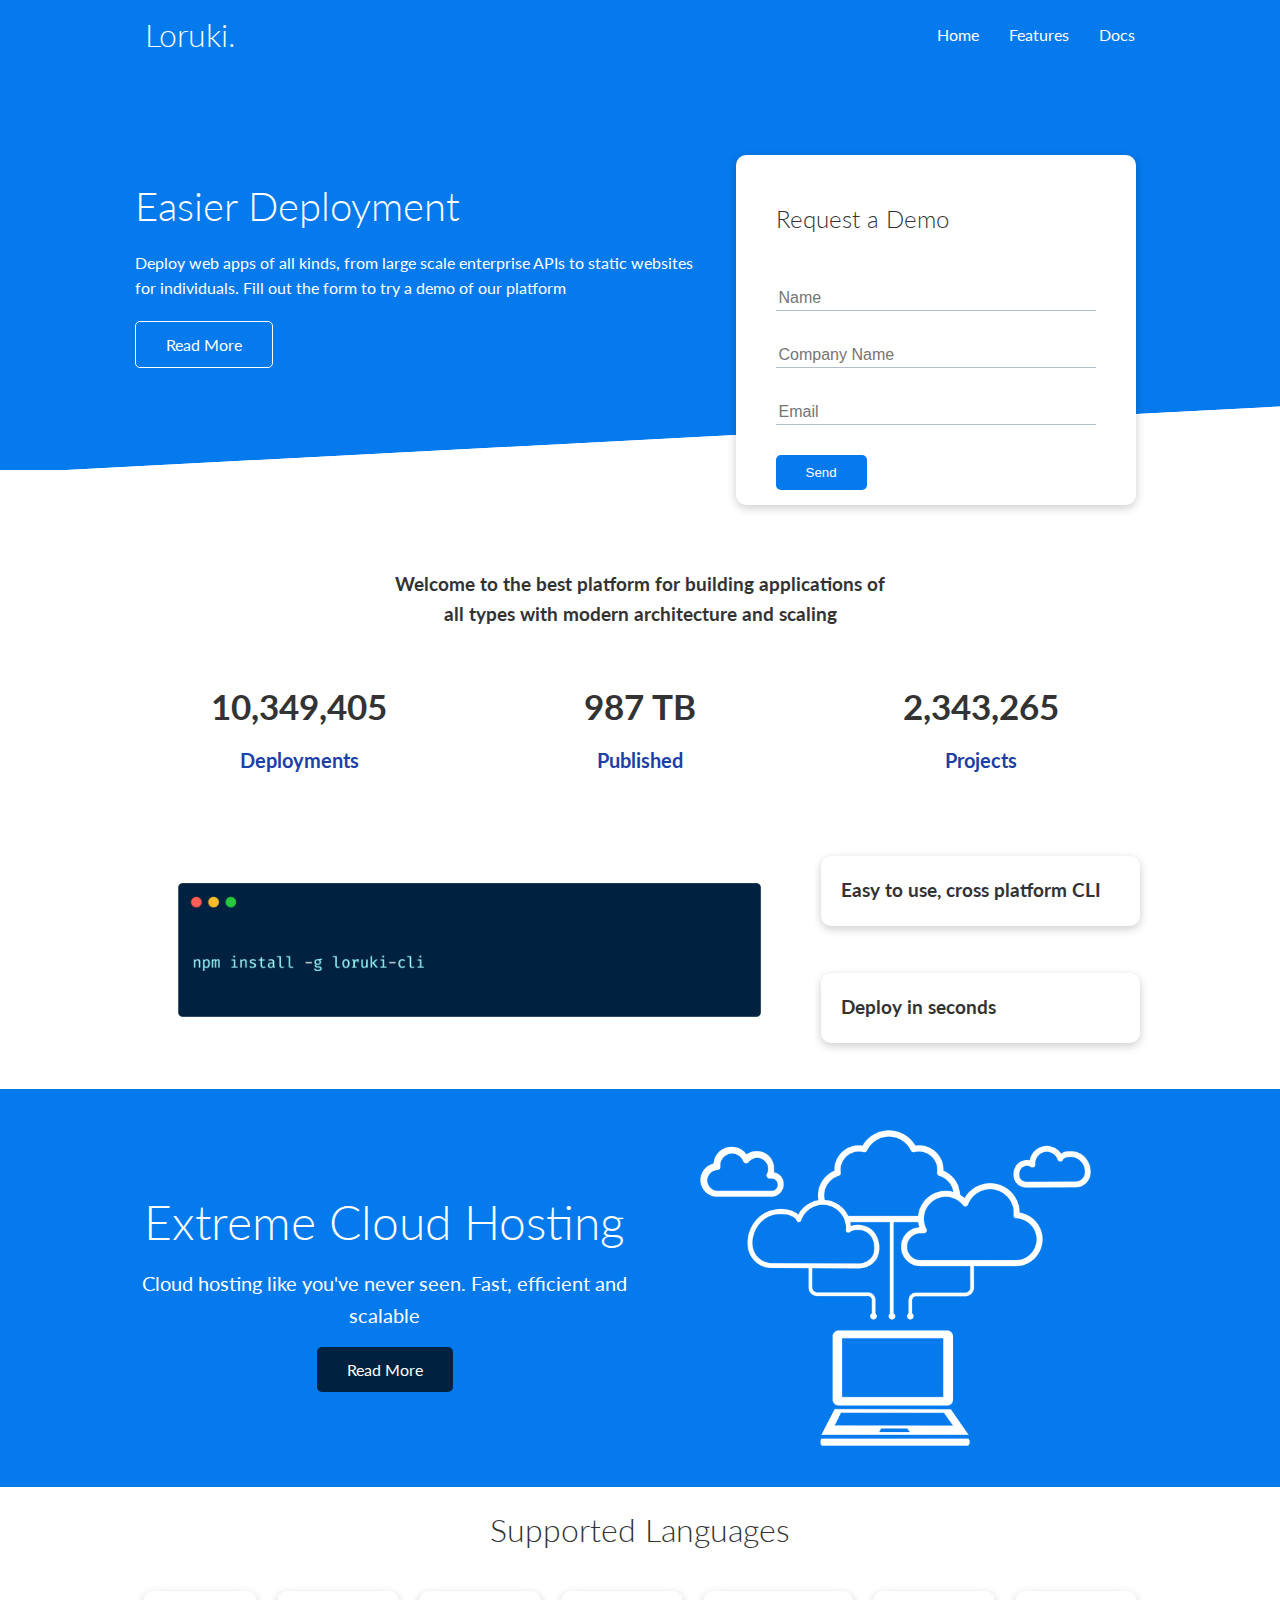
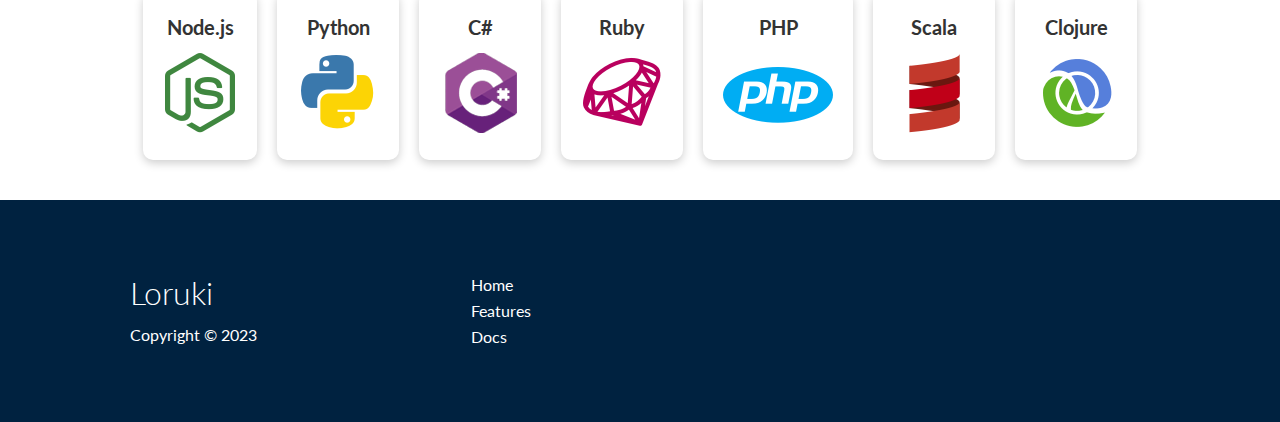
<file: index.html>
<!DOCTYPE html>
<html lang="en">
<head>
    <meta charset="UTF-8">
    <meta name="viewport" content="width=device-width, initial-scale=1.0">
    <link rel="stylesheet" href="https://cdnjs.cloudflare.com/ajax/libs/font-awesome/5.15.1/css/all.min.css" integrity="sha512-+4zCK9k+qNFUR5X+cKL9EIR+ZOhtIloNl9GIKS57V1MyNsYpYcUrUeQc9vNfzsWfV28IaLL3i96P9sdNyeRssA==" crossorigin="anonymous" />
    <link rel="stylesheet" href="css/utilities.css">
    <link rel="stylesheet" href="css/style.css">
    <title>Loruki | Cloud Hosting For Everyone</title>
</head>
<body>
    <!-- Navbar -->
    <div class="navbar">
        <div class="container flex">
             <h1 class="logo"><a href="index.html">Loruki.</a></h1>
            <nav>
                <ul>
                    <li><a href="index.html">Home</a></li>
                    <li><a href="features.html">Features</a></li>
                    <li><a href="docs.html">Docs</a></li>
                </ul>
            </nav>
        </div>
    </div>
    
    <!-- Showcase -->
    <section class="showcase">
        <div class="container grid">
            <div class="showcase-text">
                <h1>Easier Deployment</h1>
                <p>Deploy web apps of all kinds, from large scale enterprise APIs to static websites for individuals. Fill out the form to try a demo of our platform</p>
                <a href="features.html" class="btn btn-outline">Read More</a>
            </div>

            <div class="showcase-form card">
                <h2>Request a Demo</h2>
                 <!--  <form name="contact" netlify-honeypot="bot-field" method="POST" data-netlify="true">
                    <input type="hidden" name="form-name" value="contact">
                    <p class="hidden">
                        <label>Don’t fill this out if you're human: <input name="bot-field" /></label>
                      </p>
                    <div class="form-control">
                        <input type="text" name="name" placeholder="Name" required>
                    </div>
                    <div class="form-control">
                        <input type="text" name="company" placeholder="Company Name" required>
                    </div>
                    <div class="form-control">
                        <input type="email" name="email" placeholder="Email" required>
                    </div>
                    <input type="submit" value="Send" class="btn btn-primary">
                </form> -->
                 <form name="contact" method="POST" netlify-honeypot="bot-field" data-netlify="true">
                    <input type="hidden" name="form-name" value="contact">
                    <p class="hidden">
                        <label>
                          Don’t fill this out if you’re human: <input name="bot-field" />
                        </label>
                      </p>
                    <div class="form-control">
                        <input type="text" name="name" placeholder="Name" required>
                    </div>
                    <div class="form-control">
                        <input type="text" name="company" placeholder="Company Name" required>
                    </div>
                    <div class="form-control">
                        <input type="email" name="email" placeholder="Email" required>
                    </div>
                    <input type="submit" value="Send" class="btn btn-primary">
                </form>
            </div>
        </div>
    </section>

    <!-- Stats -->
    <section class="stats">
        <div class="container">
            <h3 class="stats-heading text-center my-1">
                Welcome to the best platform for building applications of all types with modern architecture and scaling
            </h3>

            <div class="grid grid-3 text-center my-4">
                <div>
                    <i class="fas fa-server fa-3x"></i>
                    <h3>10,349,405</h3>
                    <p class="text-secondary">Deployments</p>
                </div>
                <div>
                    <i class="fas fa-upload fa-3x"></i>
                    <h3>987 TB</h3>
                    <p class="text-secondary">Published</p>
                </div>
                <div>
                    <i class="fas fa-project-diagram fa-3x"></i>
                    <h3>2,343,265</h3>
                    <p class="text-secondary">Projects</p>
                </div>
            </div>
        </div>
    </section>

    <!-- Cli -->
    <section class="cli">
        <div class="container grid">
            <img src="images/cli.png" alt="">
            <div class="card">
                <h3>Easy to use, cross platform CLI</h3>
            </div>
            <div class="card">
                <h3>Deploy in seconds</h3>
            </div>
        </div>
    </section>

    <!-- Cloud -->
    <section class="cloud bg-primary my-2 py-2">
        <div class="container grid">
            <div class="text-center">
                <h2 class="lg">Extreme Cloud Hosting</h2>
                <p class="lead my-1">Cloud hosting like you've never seen. Fast, efficient and scalable</p>
                <a href="features.html" class="btn btn-dark">Read More</a>
            </div>
            <img src="images/cloud.png" alt="">
        </div>
    </section>

    <!-- Languages -->
    <section class="languages">
        <h2 class="md text-center my-2">
            Supported Languages
        </h2>
        <div class="container flex">
            <div class="card">
                <h4>Node.js</h4>
                <img src="images/logos/node.png" alt="">
            </div>
            <div class="card">
                <h4>Python</h4>
                <img src="images/logos/python.png" alt="">
              </div>
              <div class="card">
                <h4>C#</h4>
                <img src="images/logos/csharp.png" alt="">
              </div>
              <div class="card">
                <h4>Ruby</h4>
                <img src="images/logos/ruby.png" alt="">
              </div>
              <div class="card">
                <h4>PHP</h4>
                <img src="images/logos/php.png" alt="">
              </div>
              <div class="card">
                <h4>Scala</h4>
                <img src="images/logos/scala.png" alt="">
              </div>
              <div class="card">
                <h4>Clojure</h4>
                <img src="images/logos/clojure.png" alt="">
              </div>
        </div>
    </section>

    <!-- Footer -->
    <footer class="footer bg-dark py-5">
        <div class="container grid grid-3">
            <div>
                <h1>Loruki
                </h1>
                <p>Copyright &copy; 2023</p>
            </div>
            <nav>
                <ul>
                    <li><a href="index.html">Home</a></li>
                    <li><a href="features.html">Features</a></li>
                    <li><a href="docs.html">Docs</a></li>
                </ul>
            </nav>
            <div class="social">
                <a href="#"><i class="fab fa-github fa-2x"></i></a>
                <a href="#"><i class="fab fa-facebook fa-2x"></i></a>
                <a href="#"><i class="fab fa-instagram fa-2x"></i></a>
                <a href="#"><i class="fab fa-twitter fa-2x"></i></a>
            </div>
        </div>
    </footer>
</body>
</html>
</file>
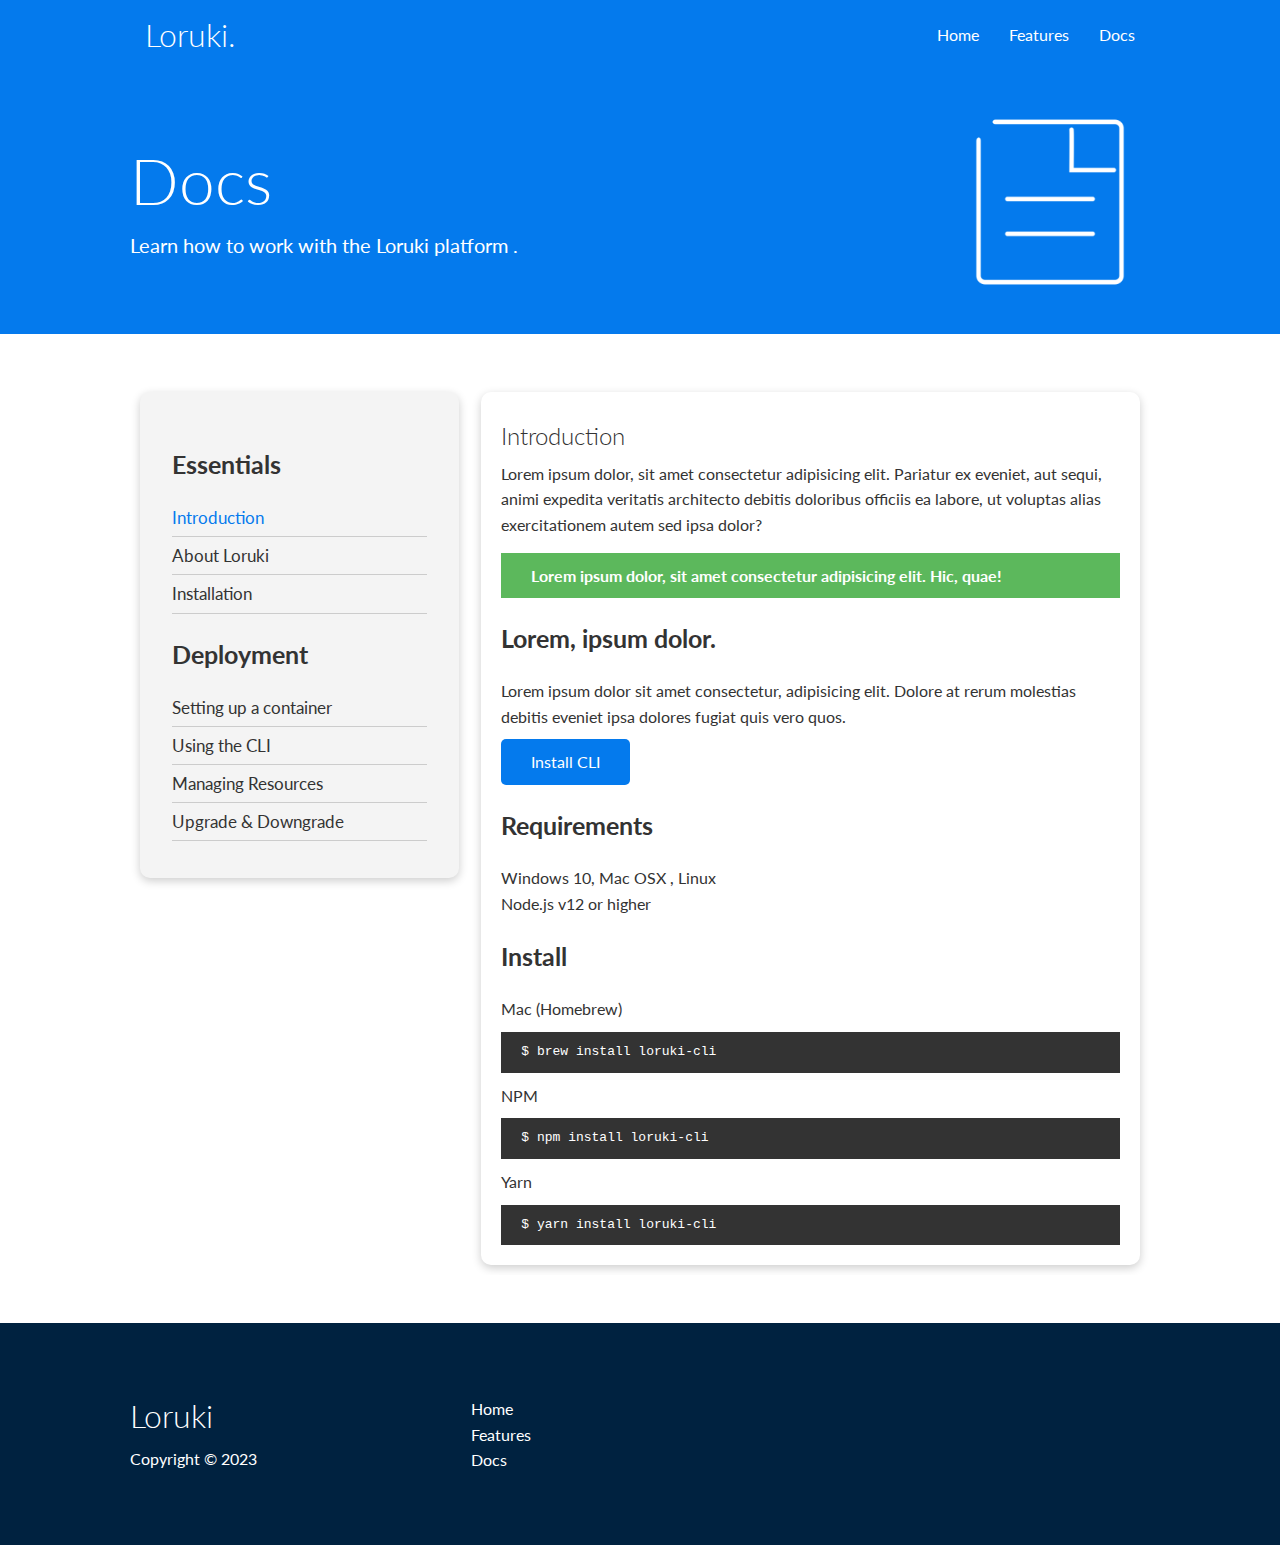
<file: docs.html>
<!DOCTYPE html>
<html lang="en">
<head>
    <meta charset="UTF-8">
    <meta name="viewport" content="width=device-width, initial-scale=1.0">
    <link rel="stylesheet" href="https://cdnjs.cloudflare.com/ajax/libs/font-awesome/5.15.1/css/all.min.css" integrity="sha512-+4zCK9k+qNFUR5X+cKL9EIR+ZOhtIloNl9GIKS57V1MyNsYpYcUrUeQc9vNfzsWfV28IaLL3i96P9sdNyeRssA==" crossorigin="anonymous" />
    <link rel="stylesheet" href="css/utilities.css">
    <link rel="stylesheet" href="css/style.css">
    <title>Loruki | Cloud Hosting For Everyone</title>
</head>
<body>
    <!-- Navbar -->
    <div class="navbar">
        <div class="container flex">
             <h1 class="logo"><a href="index.html">Loruki.</a></h1>
            <nav>
                <ul>
                    <li><a href="index.html">Home</a></li>
                    <li><a href="features.html">Features</a></li>
                    <li><a href="docs.html">Docs</a></li>
                </ul>
            </nav>
        </div>
    </div>
    <!-- head -->
    <section class=" docs-head bg-primary py-3">
        <div class="container grid">
            <div>
                <h1 class="xl">Docs</h1>
                <p class="lead">Learn how to work with the Loruki platform .</p>
            </div>
            <img src="images/docs.png" alt="">
        </div>
        </section>

        <!-- docs main -->
        <section class="docs-main my-4">
            <div class="container grid">
                <div class="card bg-light p-3">
                    <h3 class="my-2">Essentials</h3>
                    <nav>
                        <ul>
                            <li><a class="text-primary" href="#">Introduction</a></li>
                            <li><a href="#">About Loruki</a></li>
                            <li><a href="#">Installation</a></li>
                        </ul>
                    </nav>
                    <h3 class="my-2">Deployment</h3>
                    <nav>
                        <ul>
                            <li><a href="#">Setting up a container</a></li>
                            <li><a href="#">Using the CLI</a></li>
                            <li><a href="#">Managing Resources</a></li>
                            <li><a href="#">Upgrade & Downgrade</a></li>
                        </ul>
                    </nav>
                </div>
                <div class="card">
                    <h2>Introduction</h2>
                    <p>Lorem ipsum dolor, sit amet consectetur adipisicing elit. Pariatur ex eveniet, aut sequi, animi expedita veritatis architecto debitis doloribus officiis ea labore, ut voluptas alias exercitationem autem sed ipsa dolor?</p>
                    <div class="alert alert-success">
                        <i class="fas fa-info"></i>Lorem ipsum dolor, sit amet consectetur adipisicing elit. Hic, quae!
                    </div>
                    <h3>Lorem, ipsum dolor.</h3>
                    <p>Lorem ipsum dolor sit amet consectetur, adipisicing elit. Dolore at rerum molestias debitis eveniet ipsa dolores fugiat quis vero quos.</p>
                    <a href="#" class="btn btn-primary">Install CLI</a>
                    <h3>Requirements</h3>
                    <ul>
                        <li>Windows 10, Mac OSX , Linux</li>
                        <li>Node.js v12 or higher</li>
                    </ul>
                    <h3>Install</h3>
                    <p>Mac (Homebrew)</p>
                    <pre><code>$ brew install loruki-cli</code></pre>
                    <p>NPM</p>
                    <pre><code>$ npm install loruki-cli</code></pre>
                    <p>Yarn</p>
                    <pre><code>$ yarn install loruki-cli</code></pre>
                </div>
            </div>
        </section>
        
    <!-- Footer -->
    <footer class="footer bg-dark py-5">
        <div class="container grid grid-3">
            <div>
                <h1>Loruki
                </h1>
                <p>Copyright &copy; 2023</p>
            </div>
            <nav>
                <ul>
                    <li><a href="index.html">Home</a></li>
                    <li><a href="features.html">Features</a></li>
                    <li><a href="docs.html">Docs</a></li>
                </ul>
            </nav>
            <div class="social">
                <a href="#"><i class="fab fa-github fa-2x"></i></a>
                <a href="#"><i class="fab fa-facebook fa-2x"></i></a>
                <a href="#"><i class="fab fa-instagram fa-2x"></i></a>
                <a href="#"><i class="fab fa-twitter fa-2x"></i></a>
            </div>
        </div>
    </footer>
</body>
</html>
</file>
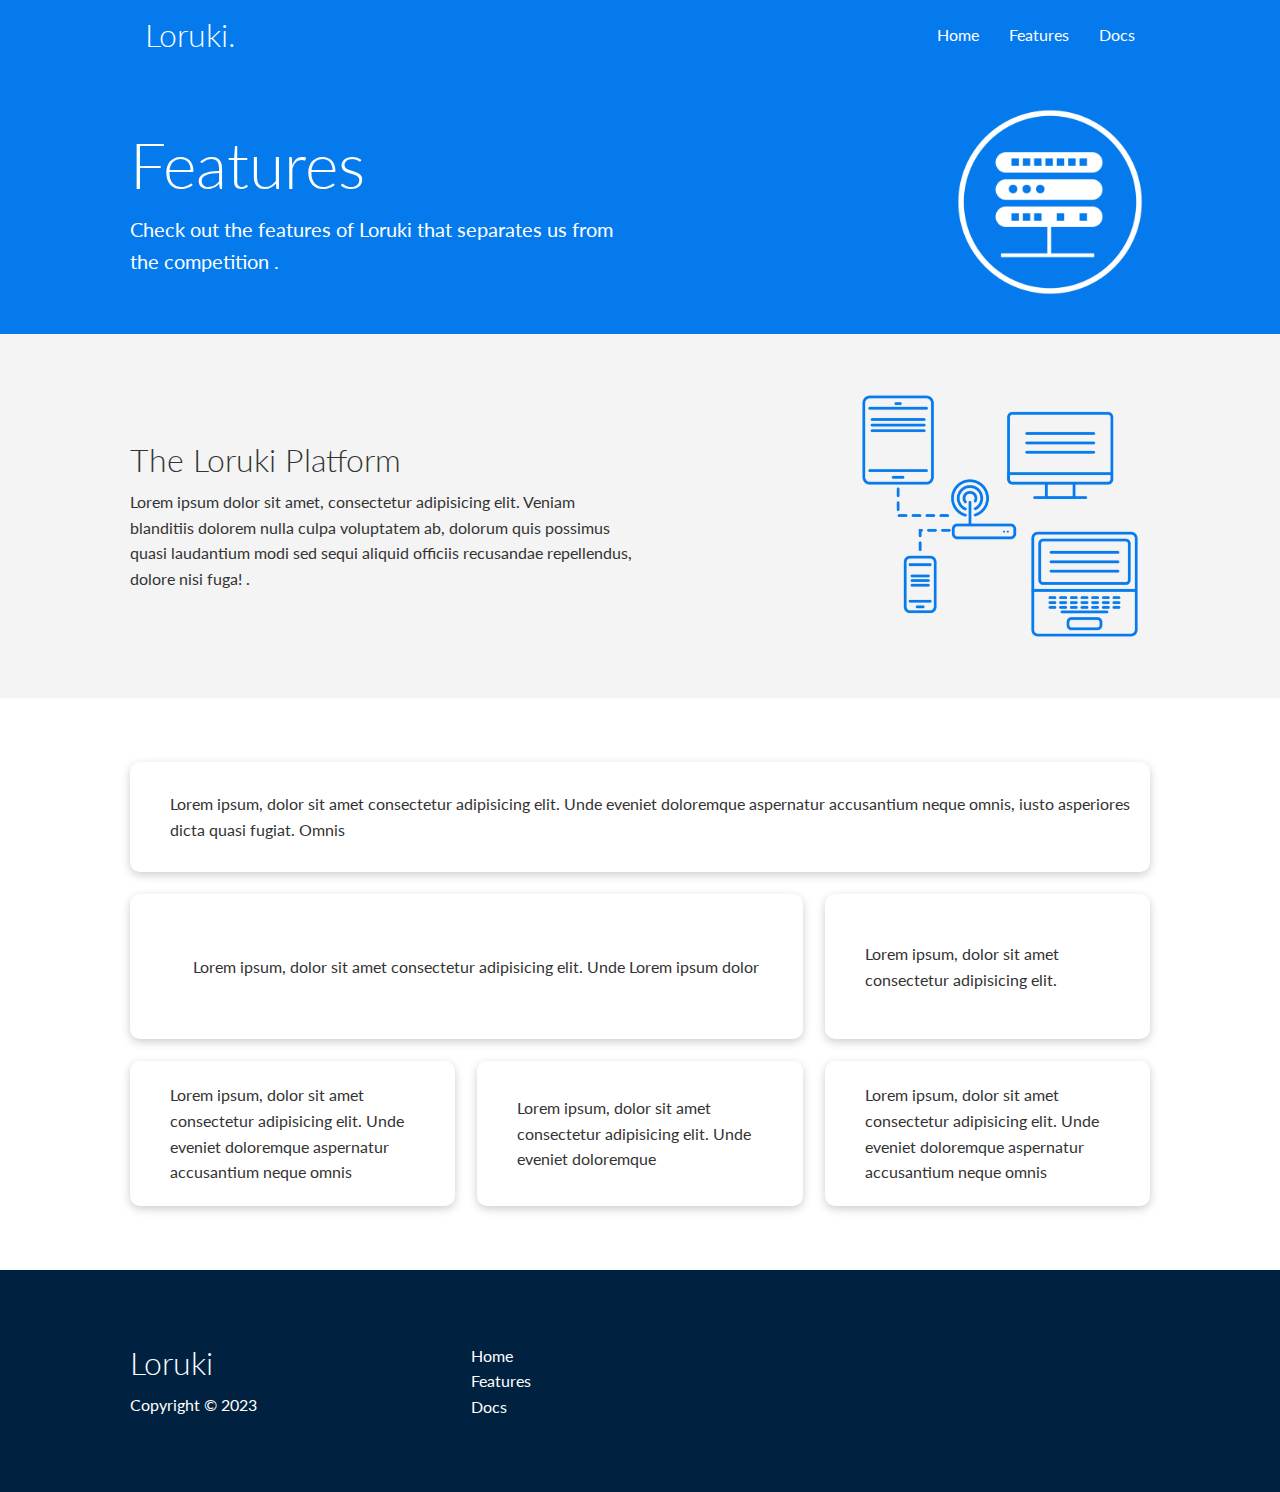
<file: features.html>
<!DOCTYPE html>
<html lang="en">
<head>
    <meta charset="UTF-8">
    <meta name="viewport" content="width=device-width, initial-scale=1.0">
    <link rel="stylesheet" href="https://cdnjs.cloudflare.com/ajax/libs/font-awesome/5.15.1/css/all.min.css" integrity="sha512-+4zCK9k+qNFUR5X+cKL9EIR+ZOhtIloNl9GIKS57V1MyNsYpYcUrUeQc9vNfzsWfV28IaLL3i96P9sdNyeRssA==" crossorigin="anonymous" />
    <link rel="stylesheet" href="css/utilities.css">
    <link rel="stylesheet" href="css/style.css">
    <title>Loruki | Cloud Hosting For Everyone</title>
</head>
<body>
    <!-- Navbar -->
    <div class="navbar">
        <div class="container flex">
             <h1 class="logo"><a href="index.html">Loruki.</a></h1>
            <nav>
                <ul>
                    <li><a href="index.html">Home</a></li>
                    <li><a href="features.html">Features</a></li>
                    <li><a href="docs.html">Docs</a></li>
                </ul>
            </nav>
        </div>
    </div>
    <!-- head -->
    <section class=" features-head bg-primary py-3">
        <div class="container grid">
            <div>
                <h1 class="xl">Features</h1>
                <p class="lead">Check out the features of Loruki that separates us from the competition .</p>
            </div>
            <img src="images/server.png" alt="">
        </div>
        </section>

        <!-- sub-head -->
        <section class="features-sub-head bg-light py-3">
            <div class="container grid">
                <div>
                    <h1 class="md">The Loruki Platform</h1>
                    <p>Lorem ipsum dolor sit amet, consectetur adipisicing elit. Veniam blanditiis dolorem nulla culpa voluptatem ab, dolorum quis possimus quasi laudantium modi sed sequi aliquid officiis recusandae repellendus, dolore nisi fuga! .</p>
                </div>
                <img src="images/server2.png" alt="">
            </div>
        </section>

        <section class="features-main my-2">
            <div class="container grid grid-3">
                <div class="card flex">
                    <i class="fas fa-server fa-3x"></i>
                    <p>Lorem ipsum, dolor sit amet consectetur adipisicing elit. Unde eveniet doloremque aspernatur accusantium neque omnis, iusto asperiores dicta quasi fugiat. Omnis</p>
                </div>
                <div class="card flex">
                    <i class="fas fa-network-wired fa-3x"></i>
                    <p>Lorem ipsum, dolor sit amet consectetur adipisicing elit. Unde Lorem ipsum dolor</p>
                </div>
                <div class="card flex">
                    <i class="fas fa-laptop-code fa-3x"></i>
                    <p>Lorem ipsum, dolor sit amet consectetur adipisicing elit.  </p>
                </div>
                <div class="card flex">
                    <i class="fas fa-database fa-3x"></i>
                    <p>Lorem ipsum, dolor sit amet consectetur adipisicing elit. Unde eveniet doloremque aspernatur accusantium neque omnis</p>
                </div>
                <div class="card flex">
                    <i class="fas fa-power-off fa-3x"></i>
                    <p>Lorem ipsum, dolor sit amet consectetur adipisicing elit. Unde eveniet doloremque </p>
                </div>
                <div class="card flex">
                    <i class="fas fa-upload fa-3x"></i>
                    <p>Lorem ipsum, dolor sit amet consectetur adipisicing elit. Unde eveniet doloremque aspernatur accusantium neque omnis</p>
                </div>
                
            </div>
        </section>
    
    <!-- Footer -->
    <footer class="footer bg-dark py-5">
        <div class="container grid grid-3">
            <div>
                <h1>Loruki
                </h1>
                <p>Copyright &copy; 2023</p>
            </div>
            <nav>
                <ul>
                    <li><a href="index.html">Home</a></li>
                    <li><a href="features.html">Features</a></li>
                    <li><a href="docs.html">Docs</a></li>
                </ul>
            </nav>
            <div class="social">
                <a href="#"><i class="fab fa-github fa-2x"></i></a>
                <a href="#"><i class="fab fa-facebook fa-2x"></i></a>
                <a href="#"><i class="fab fa-instagram fa-2x"></i></a>
                <a href="#"><i class="fab fa-twitter fa-2x"></i></a>
            </div>
        </div>
    </footer>
</body>
</html>
</file>
<file: css/utilities.css>
/* utilities */
.container{
    max-width: 1100px;
    margin:0 auto;
    overflow: auto;
    padding: 0 40px;      
}

.card{
    background-color: #fff;
    color:#333;
    border-radius: 10px;
    box-shadow: 0 3px 10px rgba(0,0,0,0.2);
    padding: 20px;
    margin: 10px;

}

.btn{
    display: inline-block;
    padding: 10px 30px;
    cursor: pointer;
    background:var(--primary-color);
    color: #fff;
    border: none;
    border-radius: 5px;
}
  .btn-outline{
    background-color:transparent ;
    border: 1px #fff solid;
}

    

.btn:hover{
    transform: scale(0.98);
}
/* backgrounds and colored buttons */
.bg-primary,.btn-primary{
    color:#fff;
    background-color: var(--primary-color);
}
.bg-secondary,.btn-secondary{
    color:#fff;
    background-color: var(--secondary-color);
}
.bg-dark,.btn-dark{
    color:#fff;
    background-color: var(--dark-color);
}
.bg-light,.btn-light{
    color:#333;
    background-color: var(--light-color);
}
.bg-primary a,.btn-primary a,
.bg-secondary a,.btn-secondary a,
.bg-dark a,.btn-dark a{
    color: #fff;
}

/* text colors */
.text-primary{
    color:var(--primary-color)
}
.text-secondary{
   color:var(--secondary-color) 
}
.text-dark{color:var(--dark-color)
}
.text-light{
    color:var(--light-color)
}



/* text sizes */
.lead{
    font-size: 20px;
}
.sm{
font-size: 1rem;
}
.md{
    font-size: 2rem;
}
.lg{
    font-size: 3rem;
}
.xl{
    font-size: 4rem;
}



.text-center{
    text-align: center;
}
/* alert */
.alert {
    background-color: var(--light-color);
    padding:10px 20px;
    font-weight: bold;
    margin:15px 0;
}
.alert i{
    margin-right:10px;
}
.alert-success{
    background-color: var(--success-color);
    color:#fff;
}
.alert-error{
    background-color: var(--error-color);
    color:#fff;
}

.flex{
    display: flex;
    justify-content:center;
    align-items: center;
    height: 100%;
}

.grid{
    display: grid;
    grid-template-columns: repeat(2,1fr);
    gap:2px;
    justify-content: center;
    align-items: center;
    height: 100%;
}
.grid-3{
    grid-template-columns: repeat(3,1fr);
}

/* margin */

.my-1{
    margin:1rem 0;
}

.my-2{
    margin: 1.5rem 0;
}

.my-3{
    margin:2rem 0;
}
.my-4{
    margin:3rem 0;
}
 .my-5{
    margin:4rem 0;
 }

 .m-1{
    margin:1rem ;
}

.m-2{
    margin: 1.5rem ;
}

.m-3{
    margin:2rem ;
}
.m-4{
    margin:3rem ;
}
 .m-5{
    margin:4rem ;
 }

 /* padding */

 .py-1{
    padding:1rem 0;
}

.py-2{
    padding: 1.5rem 0;
}

.py-3{
    padding:2rem 0;
}
.py-4{
    padding:3rem 0;
}
 .py-5{
    padding:4rem 0;
 }

 .p-1{
    padding:1rem ;
}

.p-2{
    padding: 1.5rem ;
}

.p-3{
    padding:2rem ;
}
.p-4{
    padding:3rem ;
}
 .p-5{
    padding:4rem ;
 }
</file>
<file: css/style.css>
@import url('https://fonts.googleapis.com/css2?family=Lato:wght@300&display=swap');

:root{
    --primary-color:#047aed;
    --secondary-color:#1c3fa8;
    --dark-color:#002240;
    --light-color:#f4f4f4;
    --success-color:#5cb85c;
    --error-color:#d9534f;
}


*{
    box-sizing: border-box;
    margin:0;
    padding:0;
}

body{
    font-family: 'Lato', sans-serif;
    color:#333;
    line-height: 1.6;
}

ul{
    list-style-type: none;
}

a{
    text-decoration: none;
    color:#333;
}
h1,h2{
    font-weight: 300;
    line-height: 1.2;
    margin:10px 0;
}

p{
    margin:10px 0;
}

img{
    width: 100%;
}
code,pre{
    background: #333;
    color:#fff;
    padding:10px;
}
.hidden{
    visibility: hidden;
    height: 0;
}
/* navbar */
.navbar{
    background-color: var(--primary-color);
    color:#fff;
    height:70px;
}

.navbar ul{
    display: flex;

}
.navbar a{
    color: #fff;
    padding: 10px;
    margin:0 5px;
} 
.navbar a:hover{
    border-bottom: 2px #fff solid;
}

.navbar .flex{
    justify-content: space-between;
}
/* showcase */

.showcase{
    height:400px;
    background-color: var(--primary-color);
    color:#fff;
    position: relative;
}
.showcase h1{
    font-size: 40px;
}
.showcase p{
    margin:20px 0;
}

.showcase .grid {
    overflow: visible;
    grid-template-columns: 55% auto;
    gap:30px;
}
.showcase-text{
    animation: slideInFromLeft 1s ease-in;
}

.showcase-form{
    position: relative;
    top:60px;
    height: 350px;
    width: 400px;
    padding: 40px;
    z-index: 100;
    justify-self: flex-end;
    animation: slideInFromRight 1s ease-in;
}
.showcase .form-control {
    margin: 30px 0;

}
.showcase-form input[type='text'],
.showcase-form input[type='email']{
    border: 0;
    border-bottom: 1px solid #b4becb;
    width: 100%;
    padding: 3px;
    font-size: 16px;
}

.showcase-form input:focus{
    outline:none;
}

.showcase::before,.showcase::after{
    content:'';
    position: absolute;
    height: 100px;
    bottom: -70px;
    right:0;
    left:0;
    background:#fff;
    transform: skewY(-3deg);
    
}

/* stats */

.stats{
    padding-top: 100px;
    animation: slideInFromBottom 1s ease-in;
}

.stats-heading{
    max-width:500px;
    margin:auto;
}

.stats .grid h3{
    font-size: 35px;

}
.stats .grid p{
    font-size: 20px;
    font-weight: bold;

}

/* CLI */
.cli .grid{
    grid-template-columns: repeat(3,1fr);
    grid-template-rows: repeat(2,1fr);
}

.cli .grid > *:first-child{
    grid-column: 1 / span 2;
    grid-row: 1 / span 2;
}
/* cloud */

.cloud.grid{
    grid-template-columns: 4fr 3fr;
}

/* languages */
.languages .flex{
    flex-wrap: wrap;
}


.languages .card{
    text-align: center;
    margin: 18px 10px 40px;
    transition: transform 0.2s ease-in;
}
.languages .card h4{
    font-size:20px;
    margin-bottom: 10px;

}
.languages .card:hover{
    transform: translateY(-15px);
    
}

/* features */
.features-head img, .docs-head img{
    width:200px;
    justify-self: flex-end;
}
.features-sub-head img{
    width:300px;
    justify-self: flex-end;
}
.features-main .card >i{
margin-right:20px;
}
.features-main .grid{
    padding:30px;
}
.features-main .grid>*:first-child{
    grid-column: 1/span 3;
    height:110px;
}
.features-main .grid>*:nth-child(2){
    grid-column: 1/span 2;
}
.features-main .card{
    height: 145px;
    
}
.features-main .card {
    overflow: hidden;
    
}

/* docs */
.docs-main h3{
    margin:20px 0;
    font-size: 25px;

}
.docs-main .grid{
    grid-template-columns: 1fr 2fr;
    align-items: flex-start;
}
.docs-main nav li{
    font-size: 17px;
    padding-bottom: 5px;
    margin-bottom: 5px;
    border-bottom: 1px #ccc solid;
}
.docs-main a:hover{
    font-weight: bold;
}
/* footer */
.footer .social a{
    margin: 0 10px;
}
.fa-github:hover {
    color: #000000;
  }
  
  .fa-facebook:hover {
    color: #1773EA;
  }
  
  .fa-instagram:hover {
    color: #B32E87;
  }
  
  .fa-twitter:hover {
    color: #1C9CEA;
  }
/* animations */
@keyframes slideInFromLeft {
    0%{
        transform: translateX(-100%)
    }
    100%{
        transform: translateX(0);
    }
}
@keyframes slideInFromRight{
    0%{
        transform: translateX(100%)
    }
    100%{
        transform: translateX(0);
    }
}
@keyframes slideInFromTop{
    0%{
        transform: translateY(-100%)
    }
    100%{
        transform: translateX(0);
    }
}
@keyframes slideInFromBottom{
    0%{
        transform: translateY(100%)
    }
    100%{
        transform: translateX(0);
    }
}

/* tablets and under */
@media(max-width:768px){
    .grid,
    .showcase .grid,
    .stats .grid,
    .cli .grid,
    .cloud .grid,
    .features-main .grid,
    .docs-main .grid{
        grid-template-columns: 1fr;
        grid-template-rows: 1fr;
    }
    .showcase{
        height: auto;
    }
    .showcase-text{
        text-align: center;
        margin-top: 40px;
    }
    .showcase-form{
        justify-self: center;
        margin: auto;

    }
    .cli .grid > *:first-child{
        grid-column: 1;
        grid-row: 1;
    }
    .features-head,.features-sub-head,.docs-head{
        text-align: center;
    }
    .features-head img,.features-sub-head img,.docs-head img{
        justify-self: center;
    }
    .features-main .grid >*:first-child,
    .features-main .grid >*:nth-child(2){
        grid-column: 1;
    }
}

/* mobile */
@media(max-width:500px){
    .navbar{
        height:110px;
    }
    .navbar .flex{
        flex-direction: column;
    }
    .navbar ul{
        padding: 10px;
        background-color: rgba(0, 0, 0, 0.1);
    }
}
</file>
